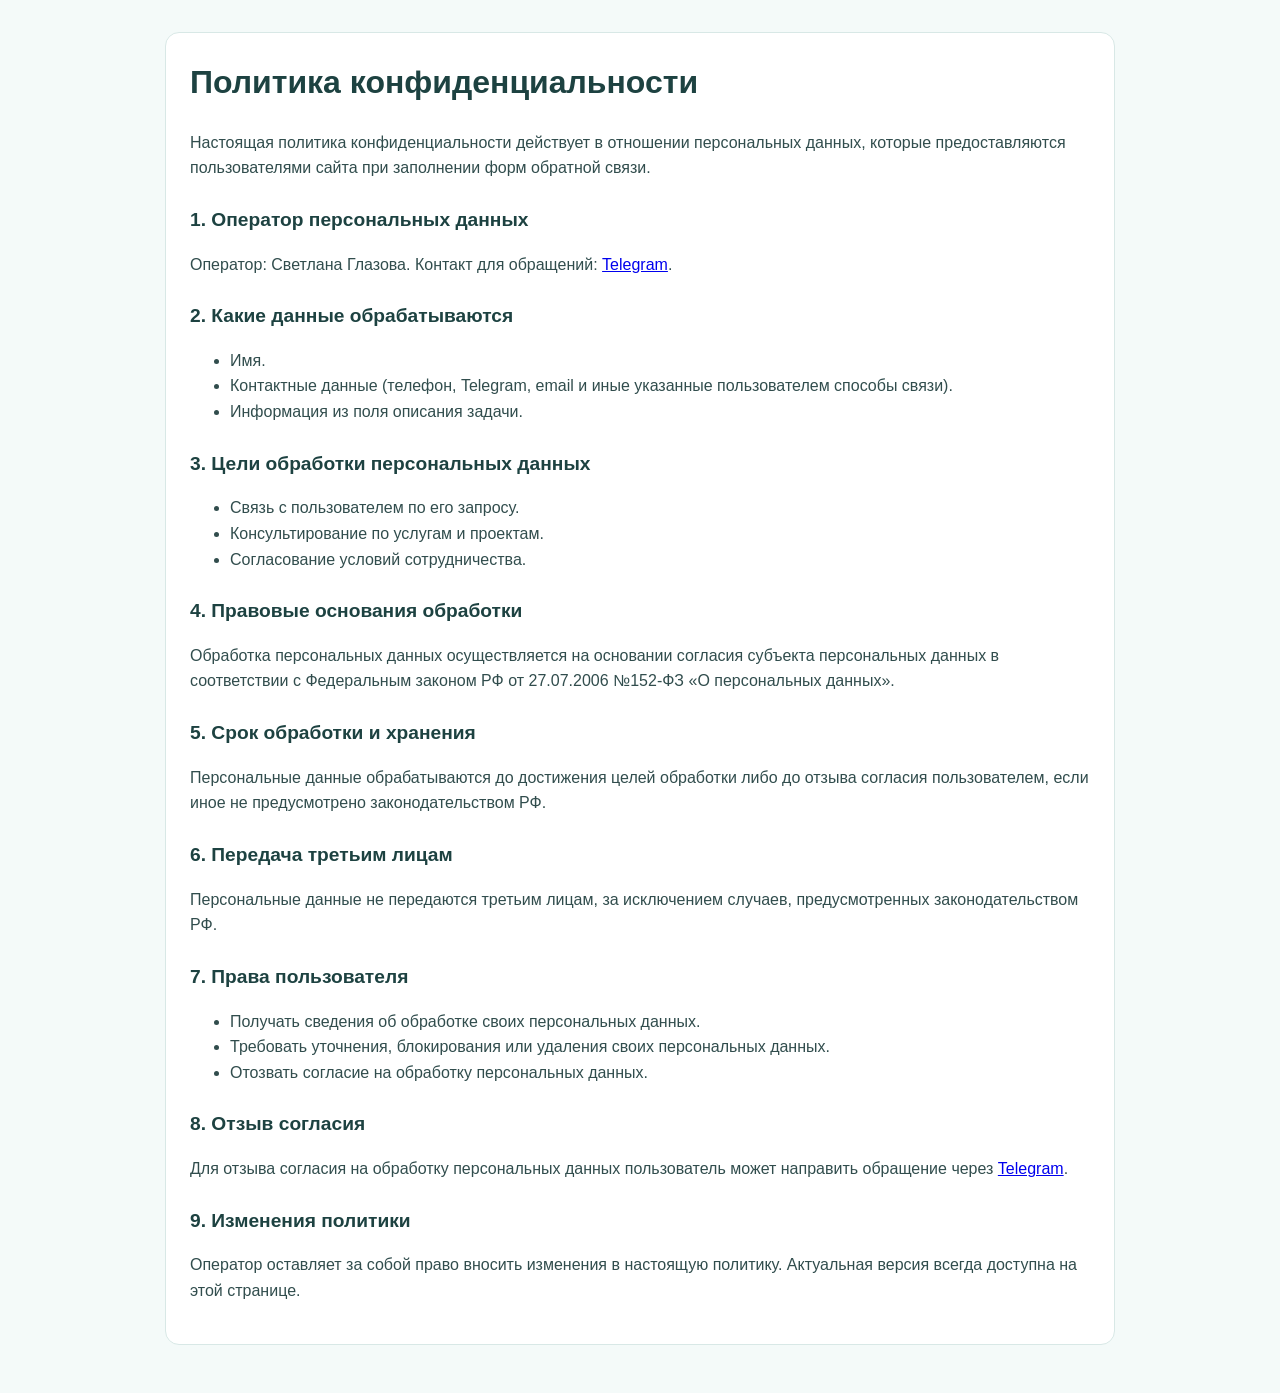
<file: privacy-policy.html>
<!doctype html>
<html lang="ru">
<head>
  <meta charset="UTF-8">
  <meta name="viewport" content="width=device-width, initial-scale=1.0">
  <title>Политика конфиденциальности</title>
  <style>
    body {
      margin: 0;
      font-family: "Segoe UI", Arial, sans-serif;
      line-height: 1.6;
      color: #1d4241;
      background: #f4faf9;
    }
    .container {
      width: min(900px, calc(100% - 32px));
      margin: 32px auto 48px;
      background: #fff;
      border: 1px solid #d8e8e6;
      border-radius: 14px;
      padding: 24px;
    }
    h1, h2 {
      margin-top: 0;
    }
    h2 {
      margin-top: 24px;
      font-size: 1.2rem;
    }
    p, li {
      color: #314d4d;
    }
  </style>
</head>
<body>
  <main class="container">
    <h1>Политика конфиденциальности</h1>
    <p>Настоящая политика конфиденциальности действует в отношении персональных данных, которые предоставляются пользователями сайта при заполнении форм обратной связи.</p>

    <h2>1. Оператор персональных данных</h2>
    <p>Оператор: Светлана Глазова. Контакт для обращений: <a href="https://t.me/Sveg77" target="_blank" rel="noopener noreferrer">Telegram</a>.</p>

    <h2>2. Какие данные обрабатываются</h2>
    <ul>
      <li>Имя.</li>
      <li>Контактные данные (телефон, Telegram, email и иные указанные пользователем способы связи).</li>
      <li>Информация из поля описания задачи.</li>
    </ul>

    <h2>3. Цели обработки персональных данных</h2>
    <ul>
      <li>Связь с пользователем по его запросу.</li>
      <li>Консультирование по услугам и проектам.</li>
      <li>Согласование условий сотрудничества.</li>
    </ul>

    <h2>4. Правовые основания обработки</h2>
    <p>Обработка персональных данных осуществляется на основании согласия субъекта персональных данных в соответствии с Федеральным законом РФ от 27.07.2006 №152-ФЗ «О персональных данных».</p>

    <h2>5. Срок обработки и хранения</h2>
    <p>Персональные данные обрабатываются до достижения целей обработки либо до отзыва согласия пользователем, если иное не предусмотрено законодательством РФ.</p>

    <h2>6. Передача третьим лицам</h2>
    <p>Персональные данные не передаются третьим лицам, за исключением случаев, предусмотренных законодательством РФ.</p>

    <h2>7. Права пользователя</h2>
    <ul>
      <li>Получать сведения об обработке своих персональных данных.</li>
      <li>Требовать уточнения, блокирования или удаления своих персональных данных.</li>
      <li>Отозвать согласие на обработку персональных данных.</li>
    </ul>

    <h2>8. Отзыв согласия</h2>
    <p>Для отзыва согласия на обработку персональных данных пользователь может направить обращение через <a href="https://t.me/Sveg77" target="_blank" rel="noopener noreferrer">Telegram</a>.</p>

    <h2>9. Изменения политики</h2>
    <p>Оператор оставляет за собой право вносить изменения в настоящую политику. Актуальная версия всегда доступна на этой странице.</p>
  </main>
</body>
</html>
</file>
